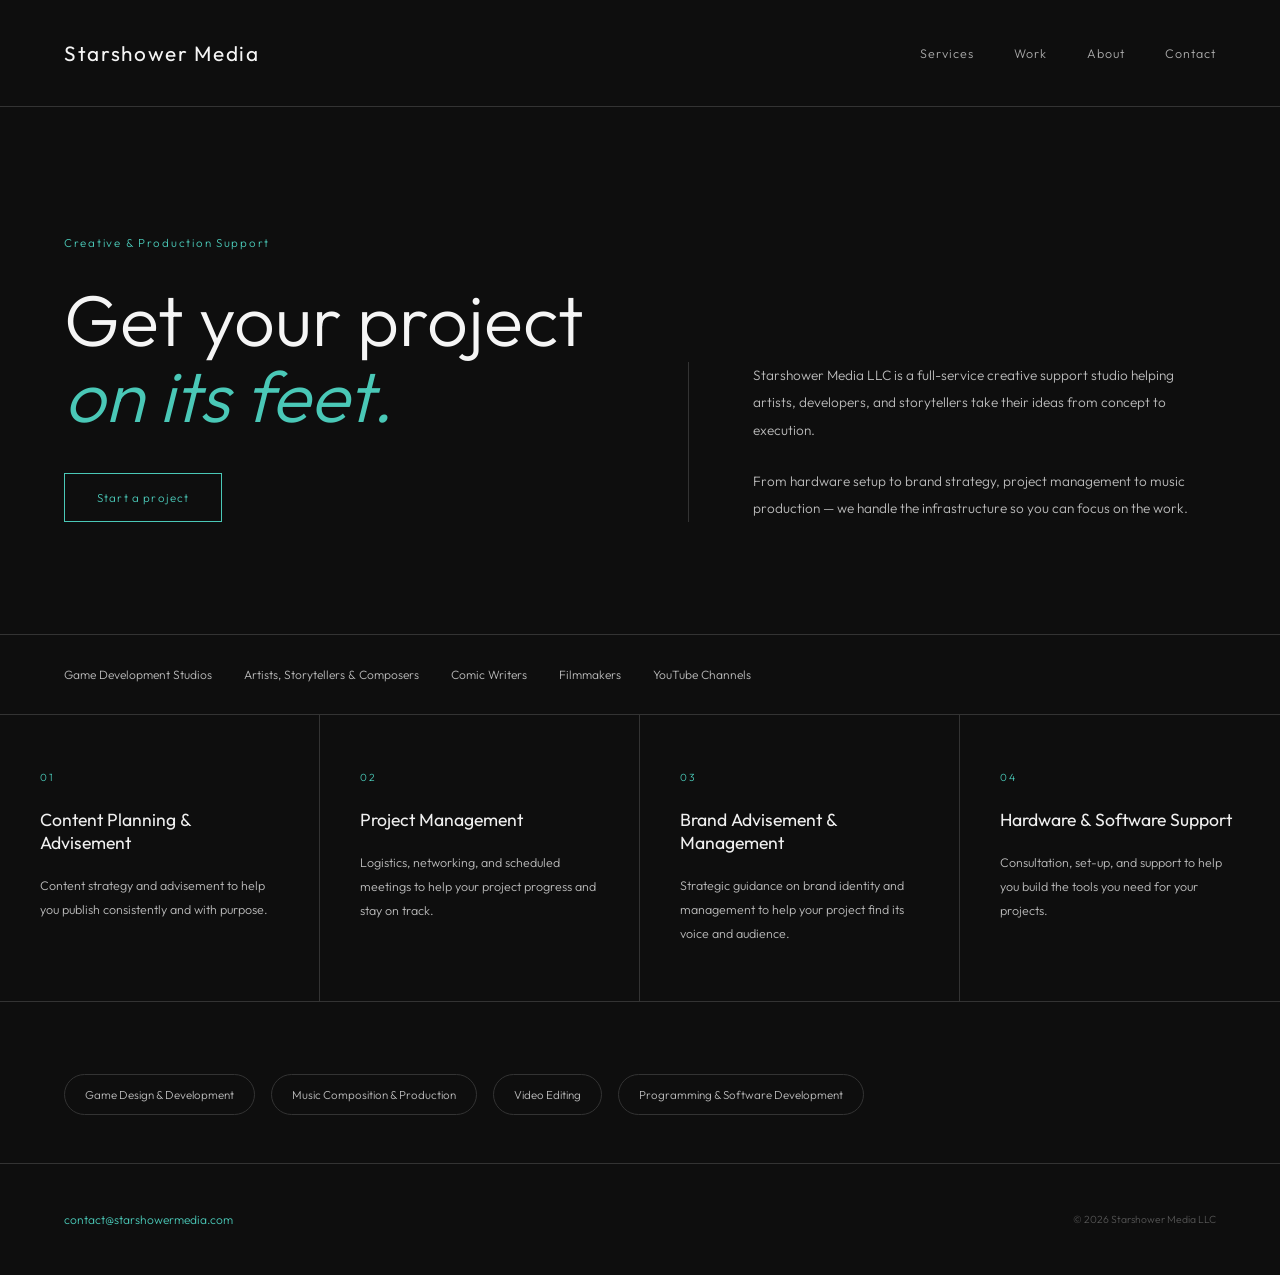
<file: index.html>
<!DOCTYPE html>
<html lang="en">
<head>
  <meta charset="UTF-8">
  <meta name="viewport" content="width=device-width, initial-scale=1.0">
  <title>Starshower Media</title>
  <link rel="preconnect" href="https://fonts.googleapis.com">
  <link href="https://fonts.googleapis.com/css2?family=Outfit:wght@300;400;500&display=swap" rel="stylesheet">
  <link rel="stylesheet" href="css/style.css">
  <link rel="icon" href="/favicon.png" type="image/png">
</head>
<body>

  <nav>
    <div class="logo">Starshower Media</div>
    <div class="nav-links">
      <a href="services.html">Services</a>
      <a href="work.html">Work</a>
      <a href="about.html">About</a>
      <a href="contact.html">Contact</a>
    </div>
  </nav>

  <section class="hero">
    <div class="hero-left">
      <p class="hero-label">Creative & Production Support</p>
      <h1>Get your project<br><em>on its feet.</em></h1>
      <a href="contact.html" class="cta">Start a project</a>
    </div>
    <div class="hero-right">
      <p>Starshower Media LLC is a full-service creative support studio helping artists, developers, and storytellers take their ideas from concept to execution.</p>
      <p>From hardware setup to brand strategy, project management to music production — we handle the infrastructure so you can focus on the work.</p>
    </div>
  </section>

  <div class="clients">
    <div class="clients-list">
      <span>Game Development Studios</span>
      <span>Artists, Storytellers & Composers</span>
      <span>Comic Writers</span>
      <span>Filmmakers</span>
      <span>YouTube Channels</span>
    </div>
  </div>

  <section class="services">
    <div class="service">
      <span class="num">01</span>
      <h2>Content Planning & Advisement</h2>
      <p>Content strategy and advisement to help you publish consistently and with purpose.</p>
    </div>
    <div class="service">
      <span class="num">02</span>
      <h2>Project Management</h2>
      <p>Logistics, networking, and scheduled meetings to help your project progress and stay on track.</p>
    </div>
    <div class="service">
      <span class="num">03</span>
      <h2>Brand Advisement & Management</h2>
      <p>Strategic guidance on brand identity and management to help your project find its voice and audience.</p>
    </div>
    <div class="service">
      <span class="num">04</span>
      <h2>Hardware & Software Support</h2>
      <p>Consultation, set-up, and support to help you build the tools you need for your projects.</p>
    </div>
  </section>

  <div class="additional">
    <div class="additional-list">
      <span class="pill">Game Design & Development</span>
      <span class="pill">Music Composition & Production</span>
      <span class="pill">Video Editing</span>
      <span class="pill">Programming & Software Development</span>
    </div>
  </div>

  <footer>
    <a href="mailto:contact@starshowermedia.com">contact@starshowermedia.com</a>
    <p>© 2026 Starshower Media LLC</p>
  </footer>

</body>
</html>
</file>
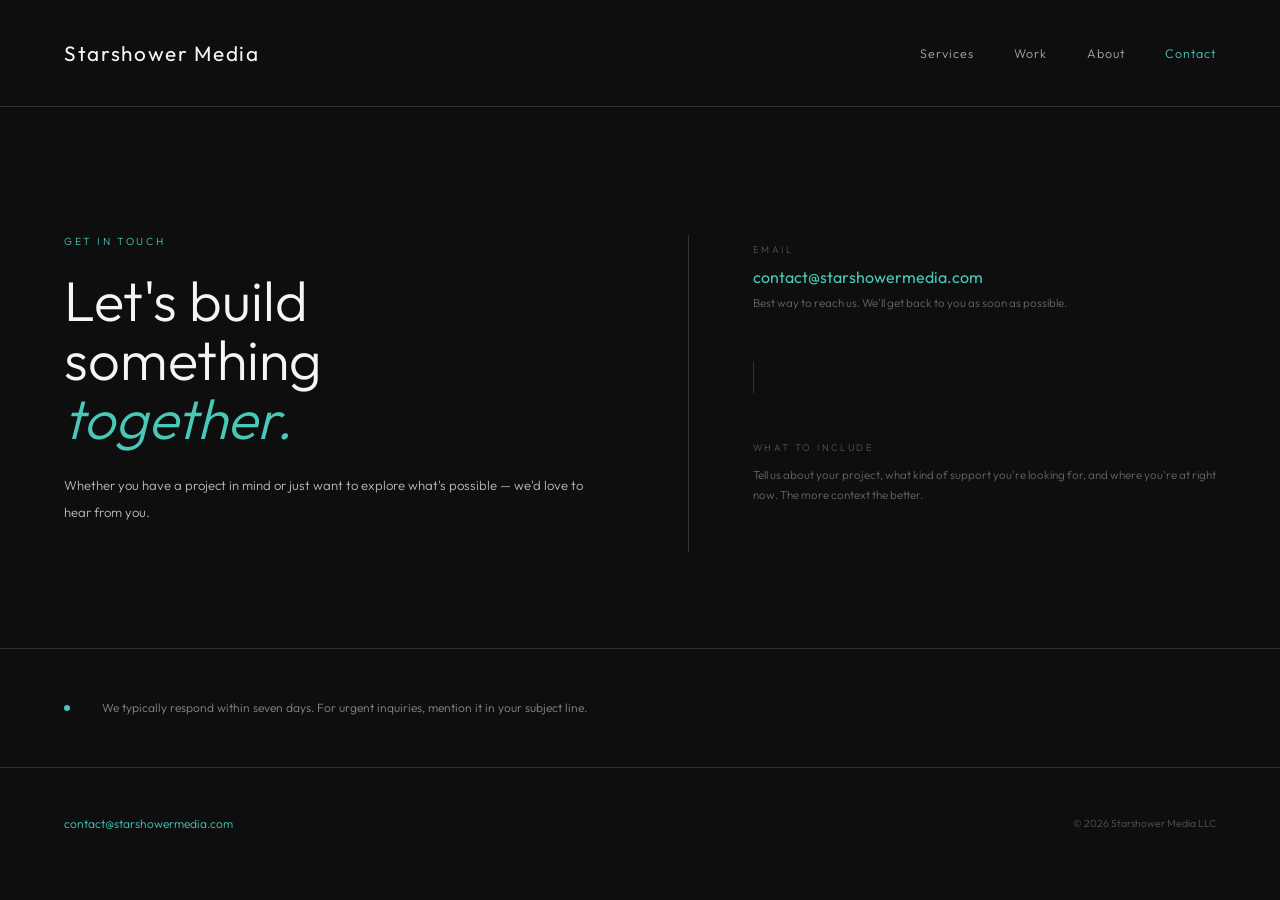
<file: contact.html>
<!DOCTYPE html>
<html lang="en">
<head>
  <meta charset="UTF-8">
  <meta name="viewport" content="width=device-width, initial-scale=1.0">
  <title>Contact — Starshower Media</title>
  <link rel="preconnect" href="https://fonts.googleapis.com">
  <link href="https://fonts.googleapis.com/css2?family=Outfit:wght@300;400;500&display=swap" rel="stylesheet">
  <link rel="stylesheet" href="css/style.css">
  <link rel="icon" href="/favicon.png" type="image/png">
</head>
<body>

  <nav>
    <div class="logo">Starshower Media</div>
    <div class="nav-links">
      <a href="services.html">Services</a>
      <a href="work.html">Work</a>
      <a href="index.html">About</a>
      <a href="contact.html" class="active">Contact</a>
    </div>
  </nav>

  <div class="contact-hero">
    <div class="contact-left">
      <p class="contact-label">Get In Touch</p>
      <h1 class="contact-title">Let's build<br>something<br><em>together.</em></h1>
      <p class="contact-sub">Whether you have a project in mind or just want to explore what's possible — we'd love to hear from you.</p>
    </div>
    <div class="contact-right">
      <div class="contact-block">
        <p class="contact-block-label">Email</p>
        <p class="contact-block-value">contact@starshowermedia.com</p>
        <p class="contact-block-note">Best way to reach us. We'll get back to you as soon as possible.</p>
      </div>
      <div class="contact-divider"></div>
      <div class="contact-block">
        <p class="contact-block-label">What to include</p>
        <p class="contact-block-note">Tell us about your project, what kind of support you're looking for, and where you're at right now. The more context the better.</p>
      </div>
    </div>
  </div>

  <div class="response-strip">
    <div class="response-dot"></div>
    <p class="response-text">We typically respond within seven days. For urgent inquiries, mention it in your subject line.</p>
  </div>

  <footer>
    <a href="mailto:contact@starshowermedia.com">contact@starshowermedia.com</a>
    <p>© 2026 Starshower Media LLC</p>
  </footer>

</body>
</html>
</file>
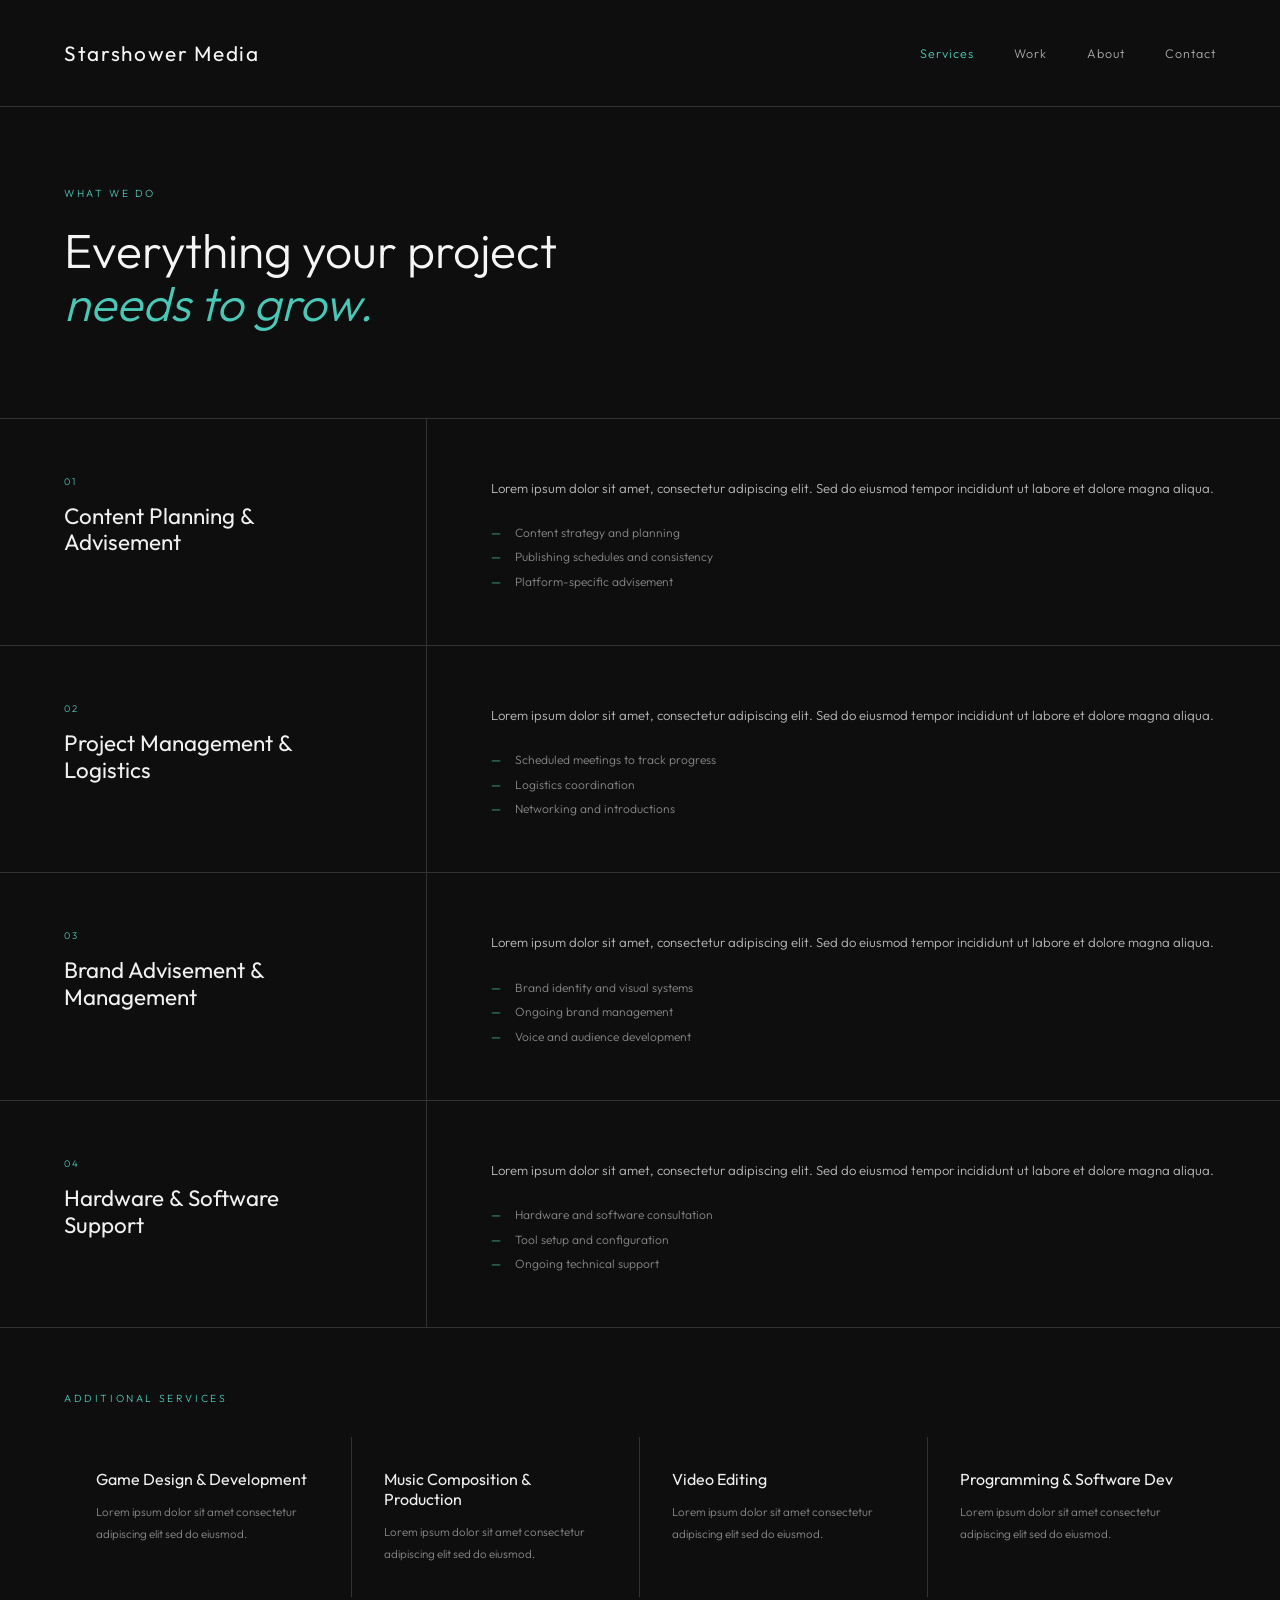
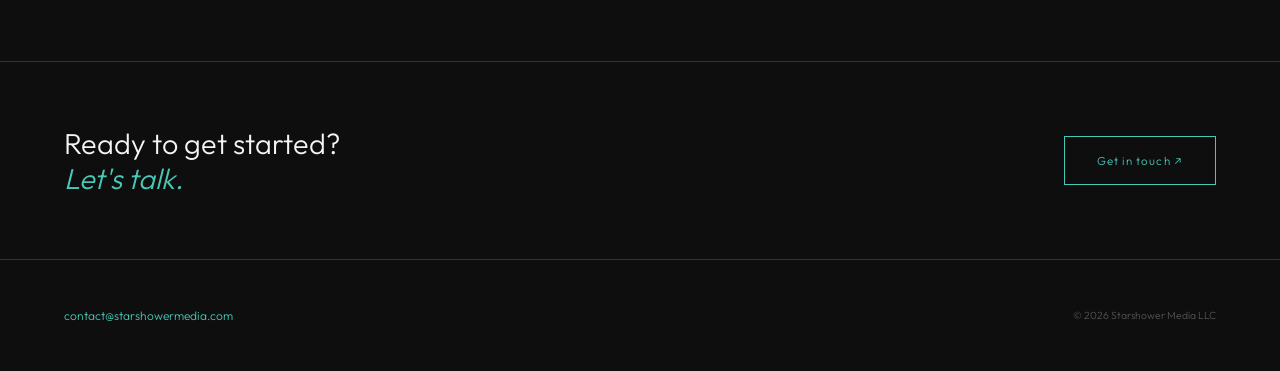
<file: services.html>
<!DOCTYPE html>
<html lang="en">
<head>
  <meta charset="UTF-8">
  <meta name="viewport" content="width=device-width, initial-scale=1.0">
  <title>Services — Starshower Media</title>
  <link rel="preconnect" href="https://fonts.googleapis.com">
  <link href="https://fonts.googleapis.com/css2?family=Outfit:wght@300;400;500&display=swap" rel="stylesheet">
  <link rel="stylesheet" href="css/style.css">
  <link rel="icon" href="/favicon.png" type="image/png">
</head>
<body>

  <nav>
    <div class="logo">Starshower Media</div>
    <div class="nav-links">
      <a href="services.html" class="active">Services</a>
      <a href="work.html">Work</a>
      <a href="index.html">About</a>
      <a href="contact.html">Contact</a>
    </div>
  </nav>

  <div class="page-header">
    <p class="page-label">What We Do</p>
    <h1 class="page-title">Everything your project<br><em>needs to grow.</em></h1>
  </div>

  <div class="main-services">
    <div class="svc-row">
      <div class="svc-left">
        <span class="svc-num">01</span>
        <h2 class="svc-name">Content Planning & Advisement</h2>
      </div>
      <div class="svc-right">
        <p class="svc-desc">Lorem ipsum dolor sit amet, consectetur adipiscing elit. Sed do eiusmod tempor incididunt ut labore et dolore magna aliqua.</p>
        <ul class="svc-bullets">
          <li>Content strategy and planning</li>
          <li>Publishing schedules and consistency</li>
          <li>Platform-specific advisement</li>
        </ul>
      </div>
    </div>
    <div class="svc-row">
      <div class="svc-left">
        <span class="svc-num">02</span>
        <h2 class="svc-name">Project Management & Logistics</h2>
      </div>
      <div class="svc-right">
        <p class="svc-desc">Lorem ipsum dolor sit amet, consectetur adipiscing elit. Sed do eiusmod tempor incididunt ut labore et dolore magna aliqua.</p>
        <ul class="svc-bullets">
          <li>Scheduled meetings to track progress</li>
          <li>Logistics coordination</li>
          <li>Networking and introductions</li>
        </ul>
      </div>
    </div>
    <div class="svc-row">
      <div class="svc-left">
        <span class="svc-num">03</span>
        <h2 class="svc-name">Brand Advisement & Management</h2>
      </div>
      <div class="svc-right">
        <p class="svc-desc">Lorem ipsum dolor sit amet, consectetur adipiscing elit. Sed do eiusmod tempor incididunt ut labore et dolore magna aliqua.</p>
        <ul class="svc-bullets">
          <li>Brand identity and visual systems</li>
          <li>Ongoing brand management</li>
          <li>Voice and audience development</li>
        </ul>
      </div>
    </div>
    <div class="svc-row">
      <div class="svc-left">
        <span class="svc-num">04</span>
        <h2 class="svc-name">Hardware & Software Support</h2>
      </div>
      <div class="svc-right">
        <p class="svc-desc">Lorem ipsum dolor sit amet, consectetur adipiscing elit. Sed do eiusmod tempor incididunt ut labore et dolore magna aliqua.</p>
        <ul class="svc-bullets">
          <li>Hardware and software consultation</li>
          <li>Tool setup and configuration</li>
          <li>Ongoing technical support</li>
        </ul>
      </div>
    </div>
  </div>

  <div class="additional-section">
    <p class="additional-title">Additional Services</p>
    <div class="additional-grid">
      <div class="add-item">
        <h3 class="add-name">Game Design & Development</h3>
        <p class="add-desc">Lorem ipsum dolor sit amet consectetur adipiscing elit sed do eiusmod.</p>
      </div>
      <div class="add-item">
        <h3 class="add-name">Music Composition & Production</h3>
        <p class="add-desc">Lorem ipsum dolor sit amet consectetur adipiscing elit sed do eiusmod.</p>
      </div>
      <div class="add-item">
        <h3 class="add-name">Video Editing</h3>
        <p class="add-desc">Lorem ipsum dolor sit amet consectetur adipiscing elit sed do eiusmod.</p>
      </div>
      <div class="add-item">
        <h3 class="add-name">Programming & Software Dev</h3>
        <p class="add-desc">Lorem ipsum dolor sit amet consectetur adipiscing elit sed do eiusmod.</p>
      </div>
    </div>
  </div>

  <div class="cta-strip">
    <h2 class="cta-text">Ready to get started?<br><em>Let's talk.</em></h2>
    <a href="contact.html" class="cta-btn">Get in touch ↗</a>
  </div>

  <footer>
    <a href="mailto:contact@starshowermedia.com">contact@starshowermedia.com</a>
    <p>© 2026 Starshower Media LLC</p>
  </footer>

</body>
</html>
</file>
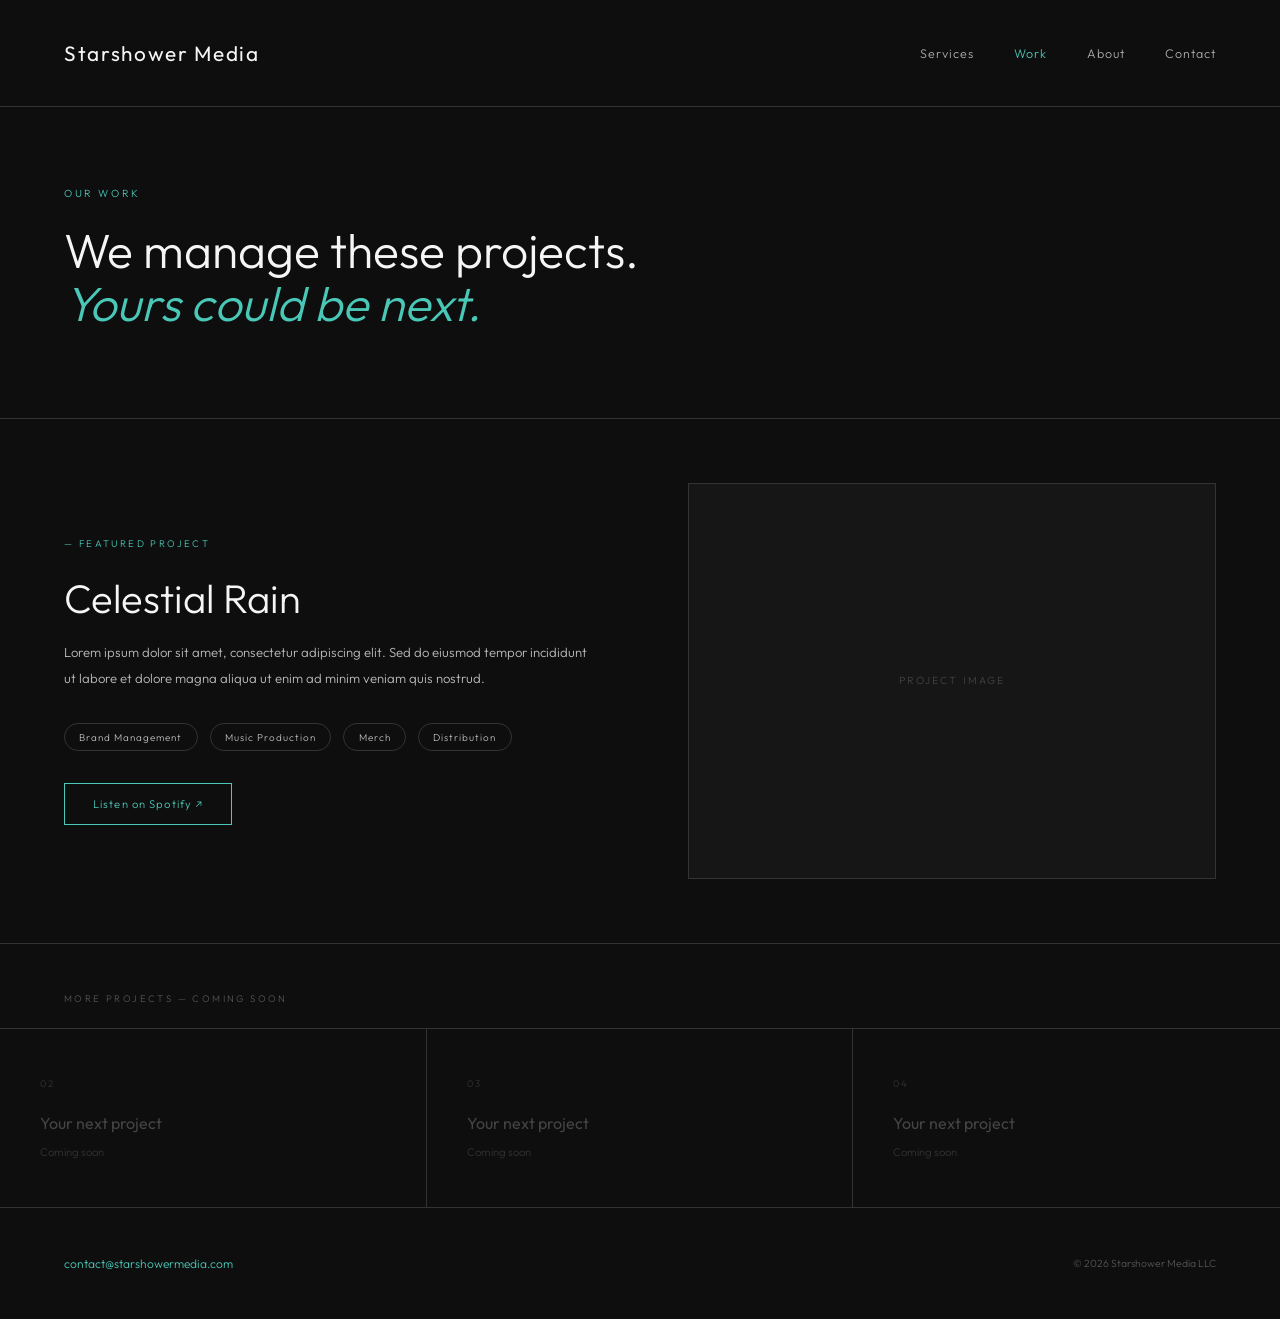
<file: work.html>
<!DOCTYPE html>
<html lang="en">
<head>
  <meta charset="UTF-8">
  <meta name="viewport" content="width=device-width, initial-scale=1.0">
  <title>Work — Starshower Media</title>
  <link rel="preconnect" href="https://fonts.googleapis.com">
  <link href="https://fonts.googleapis.com/css2?family=Outfit:wght@300;400;500&display=swap" rel="stylesheet">
  <link rel="stylesheet" href="css/style.css">
  <link rel="icon" href="/favicon.png" type="image/png">
</head>
<body>

  <nav>
    <div class="logo">Starshower Media</div>
    <div class="nav-links">
      <a href="services.html">Services</a>
      <a href="work.html" class="active">Work</a>
      <a href="index.html">About</a>
      <a href="contact.html">Contact</a>
    </div>
  </nav>

  <div class="page-header">
    <p class="page-label">Our Work</p>
    <h1 class="page-title">We manage these projects.<br><em>Yours could be next.</em></h1>
  </div>

  <div class="featured">
    <div class="featured-left">
      <p class="featured-label">— Featured Project</p>
      <h2 class="featured-title">Celestial Rain</h2>
      <p class="featured-desc">Lorem ipsum dolor sit amet, consectetur adipiscing elit. Sed do eiusmod tempor incididunt ut labore et dolore magna aliqua ut enim ad minim veniam quis nostrud.</p>
      <div class="tags">
        <span class="tag">Brand Management</span>
        <span class="tag">Music Production</span>
        <span class="tag">Merch</span>
        <span class="tag">Distribution</span>
      </div>
      <a href="https://open.spotify.com/artist/57XDOf61sow99eoFgYi1B4" target="_blank" class="project-link">Listen on Spotify ↗</a>
    </div>
    <div class="featured-visual">
      <span>Project Image</span>
    </div>
  </div>

  <p class="more-label">More Projects — Coming Soon</p>
  <div class="placeholder-grid">
    <div class="placeholder-card">
      <span class="card-num">02</span>
      <p class="card-title">Your next project</p>
      <p class="card-sub">Coming soon</p>
    </div>
    <div class="placeholder-card">
      <span class="card-num">03</span>
      <p class="card-title">Your next project</p>
      <p class="card-sub">Coming soon</p>
    </div>
    <div class="placeholder-card">
      <span class="card-num">04</span>
      <p class="card-title">Your next project</p>
      <p class="card-sub">Coming soon</p>
    </div>
  </div>

  <footer>
    <a href="mailto:contact@starshowermedia.com">contact@starshowermedia.com</a>
    <p>© 2026 Starshower Media LLC</p>
  </footer>

</body>
</html>
</file>
<file: css/style.css>
@import url('https://fonts.googleapis.com/css2?family=Outfit:wght@300;400;500&display=swap');

:root {
  --bg: #0e0e0e;
  --ink: #e8e8e8;
  --ink-muted: #bbb;
  --ink-dim: #aaa;
  --border: #333;
  --accent: #4AC8B7;
  --font: 'Outfit', sans-serif;
}

* {
  margin: 0;
  padding: 0;
  box-sizing: border-box;
}

body {
  background: var(--bg);
  color: var(--ink);
  font-family: var(--font);
  font-weight: 300;
}

a {
  text-decoration: none;
  color: inherit;
}

/* --- NAV --- */
nav {
  display: flex;
  justify-content: space-between;
  align-items: center;
  padding: 2.5rem 4rem;
  border-bottom: 0.5px solid var(--border);
}

.logo {
  font-size: 1.3rem;
  font-weight: 400;
  letter-spacing: 0.08em;
  color: #f5f5f5;
}

.nav-links {
  display: flex;
  gap: 2.5rem;
  font-size: 0.78rem;
  letter-spacing: 0.08em;
  color: var(--ink-dim);
}

.nav-links a {
  color: var(--ink-dim);
}

.nav-links a:hover {
  color: var(--accent);
}

.nav-links a.active {
  color: var(--accent);
}

/* --- HERO --- */
.hero {
  padding: 8rem 4rem 7rem;
  display: grid;
  grid-template-columns: 1fr 1fr;
  gap: 6rem;
  align-items: end;
  border-bottom: 0.5px solid var(--border);
}

.hero-label {
  font-size: 0.72rem;
  letter-spacing: 0.15em;
  color: var(--accent);
  margin-bottom: 2rem;
}

h1 {
  font-size: 4.5rem;
  font-weight: 300;
  line-height: 1.05;
  color: #f5f5f5;
  margin-bottom: 2.5rem;
}

h1 em {
  font-style: italic;
  color: var(--accent);
}

.cta {
  display: inline-block;
  font-size: 0.72rem;
  letter-spacing: 0.1em;
  border: 0.5px solid var(--accent);
  color: var(--accent);
  padding: 1rem 2rem;
}

.cta:hover {
  background: var(--accent);
  color: var(--bg);
}

.hero-right {
  font-size: 0.85rem;
  line-height: 2;
  color: var(--ink-muted);
  border-left: 0.5px solid var(--border);
  padding-left: 4rem;
}

.hero-right p + p {
  margin-top: 1.5rem;
}

/* --- CLIENTS --- */
.clients {
  padding: 2rem 4rem;
  border-bottom: 0.5px solid var(--border);
}

.clients-list {
  display: flex;
  gap: 2rem;
  font-size: 0.75rem;
  color: var(--ink-muted);
  flex-wrap: wrap;
}

/* --- SERVICES (homepage) --- */
.services {
  display: grid;
  grid-template-columns: repeat(4, minmax(0, 1fr));
  border-bottom: 0.5px solid var(--border);
}

.service {
  padding: 3.5rem 2.5rem;
  border-right: 0.5px solid var(--border);
}

.service:last-child {
  border-right: none;
}

.num {
  display: block;
  font-size: 0.65rem;
  color: var(--accent);
  letter-spacing: 0.2em;
  margin-bottom: 1.5rem;
}

.service h2 {
  font-size: 1.1rem;
  font-weight: 400;
  color: #f0f0f0;
  margin-bottom: 1.25rem;
}

.service p {
  font-size: 0.78rem;
  color: var(--ink-muted);
  line-height: 1.9;
}

/* --- ADDITIONAL --- */
.additional {
  padding: 3rem 4rem;
  border-bottom: 0.5px solid var(--border);
}

.additional-list {
  display: flex;
  gap: 1rem;
  flex-wrap: wrap;
  margin-top: 1.5rem;
}

.pill {
  font-size: 0.72rem;
  border: 0.5px solid var(--border);
  color: var(--ink-muted);
  padding: 0.75rem 1.25rem;
  border-radius: 2rem;
}

/* --- PAGE HEADER --- */
.page-header {
  padding: 5rem 4rem 3rem;
  border-bottom: 0.5px solid var(--border);
}

.page-label {
  font-size: 0.65rem;
  letter-spacing: 0.25em;
  color: var(--accent);
  margin-bottom: 1.5rem;
  text-transform: uppercase;
}

.page-title {
  font-size: 3rem;
  font-weight: 300;
  color: #f5f5f5;
  line-height: 1.1;
}

.page-title em {
  font-style: italic;
  color: var(--accent);
}

/* --- FEATURED PROJECT --- */
.featured {
  padding: 4rem;
  border-bottom: 0.5px solid var(--border);
  display: grid;
  grid-template-columns: 1fr 1fr;
  gap: 6rem;
  align-items: center;
}

.featured-label {
  font-size: 0.6rem;
  letter-spacing: 0.25em;
  color: var(--accent);
  text-transform: uppercase;
  margin-bottom: 1.5rem;
}

.featured-title {
  font-size: 2.5rem;
  font-weight: 300;
  color: #f5f5f5;
  margin-bottom: 1rem;
}

.featured-desc {
  font-size: 0.82rem;
  color: var(--ink-muted);
  line-height: 2;
  margin-bottom: 2rem;
}

.tags {
  display: flex;
  gap: 0.75rem;
  flex-wrap: wrap;
  margin-bottom: 2rem;
}

.tag {
  font-size: 0.62rem;
  letter-spacing: 0.1em;
  border: 0.5px solid var(--border);
  color: var(--ink-muted);
  padding: 0.4rem 0.9rem;
  border-radius: 2rem;
}

.project-link {
  display: inline-block;
  font-size: 0.7rem;
  letter-spacing: 0.1em;
  border: 0.5px solid var(--accent);
  color: var(--accent);
  padding: 0.8rem 1.75rem;
}

.project-link:hover {
  background: var(--accent);
  color: var(--bg);
}

.featured-visual {
  background: #161616;
  border: 0.5px solid var(--border);
  aspect-ratio: 4/3;
  display: flex;
  align-items: center;
  justify-content: center;
}

.featured-visual span {
  font-size: 0.65rem;
  letter-spacing: 0.2em;
  color: #444;
  text-transform: uppercase;
}

/* --- PLACEHOLDER GRID --- */
.more-label {
  padding: 3rem 4rem 1.5rem;
  font-size: 0.6rem;
  letter-spacing: 0.25em;
  color: #555;
  text-transform: uppercase;
}

.placeholder-grid {
  display: grid;
  grid-template-columns: repeat(3, minmax(0, 1fr));
  border-top: 0.5px solid var(--border);
}

.placeholder-card {
  padding: 3rem 2.5rem;
  border-right: 0.5px solid var(--border);
  border-bottom: 0.5px solid var(--border);
}

.placeholder-card:nth-child(3n) {
  border-right: none;
}

.card-num {
  font-size: 0.6rem;
  color: #333;
  letter-spacing: 0.2em;
  margin-bottom: 1.5rem;
  display: block;
}

.card-title {
  font-size: 1rem;
  font-weight: 400;
  color: #444;
  margin-bottom: 0.75rem;
}

.card-sub {
  font-size: 0.7rem;
  color: #333;
}

/* --- SERVICES PAGE --- */
.main-services {
  border-bottom: 0.5px solid var(--border);
}

.svc-row {
  display: grid;
  grid-template-columns: 1fr 2fr;
  border-bottom: 0.5px solid var(--border);
}

.svc-row:last-child {
  border-bottom: none;
}

.svc-left {
  padding: 3.5rem 4rem;
  border-right: 0.5px solid var(--border);
}

.svc-num {
  font-size: 0.6rem;
  color: var(--accent);
  letter-spacing: 0.2em;
  margin-bottom: 1rem;
  display: block;
}

.svc-name {
  font-size: 1.4rem;
  font-weight: 400;
  color: #f0f0f0;
  line-height: 1.2;
}

.svc-right {
  padding: 3.5rem 4rem;
}

.svc-desc {
  font-size: 0.82rem;
  color: var(--ink-muted);
  line-height: 2;
  margin-bottom: 1.5rem;
}

.svc-bullets {
  list-style: none;
  display: flex;
  flex-direction: column;
  gap: 0.6rem;
}

.svc-bullets li {
  font-size: 0.75rem;
  color: #888;
  padding-left: 1.5rem;
  position: relative;
}

.svc-bullets li::before {
  content: '—';
  position: absolute;
  left: 0;
  color: var(--accent);
}

/* --- ADDITIONAL SERVICES --- */
.additional-section {
  padding: 4rem;
  border-bottom: 0.5px solid var(--border);
}

.additional-title {
  font-size: 0.65rem;
  letter-spacing: 0.25em;
  color: var(--accent);
  text-transform: uppercase;
  margin-bottom: 2rem;
}

.additional-grid {
  display: grid;
  grid-template-columns: repeat(4, minmax(0, 1fr));
  gap: 0;
}

.add-item {
  padding: 2rem;
  border-right: 0.5px solid var(--border);
}

.add-item:last-child {
  border-right: none;
}

.add-name {
  font-size: 1rem;
  font-weight: 400;
  color: #f0f0f0;
  margin-bottom: 0.75rem;
}

.add-desc {
  font-size: 0.72rem;
  color: #888;
  line-height: 1.9;
}

/* --- CTA STRIP --- */
.cta-strip {
  padding: 4rem;
  display: flex;
  justify-content: space-between;
  align-items: center;
  border-bottom: 0.5px solid var(--border);
}

.cta-text {
  font-size: 1.8rem;
  font-weight: 300;
  color: #f5f5f5;
  line-height: 1.2;
}

.cta-text em {
  font-style: italic;
  color: var(--accent);
}

.cta-btn {
  display: inline-block;
  font-size: 0.72rem;
  letter-spacing: 0.1em;
  border: 0.5px solid var(--accent);
  color: var(--accent);
  padding: 1rem 2rem;
  white-space: nowrap;
}

.cta-btn:hover {
  background: var(--accent);
  color: var(--bg);
}

/* --- CONTACT PAGE --- */
.contact-hero {
  padding: 8rem 4rem 6rem;
  display: grid;
  grid-template-columns: 1fr 1fr;
  gap: 6rem;
  align-items: start;
  border-bottom: 0.5px solid var(--border);
}

.contact-label {
  font-size: 0.65rem;
  letter-spacing: 0.25em;
  color: var(--accent);
  margin-bottom: 1.5rem;
  text-transform: uppercase;
}

.contact-title {
  font-size: 3.5rem;
  font-weight: 300;
  color: #f5f5f5;
  line-height: 1.05;
  margin-bottom: 1.5rem;
}

.contact-title em {
  font-style: italic;
  color: var(--accent);
}

.contact-sub {
  font-size: 0.82rem;
  color: var(--ink-muted);
  line-height: 2;
}

.contact-right {
  border-left: 0.5px solid var(--border);
  padding-left: 4rem;
  padding-top: 0.5rem;
}

.contact-block {
  margin-bottom: 3rem;
}

.contact-block-label {
  font-size: 0.6rem;
  letter-spacing: 0.25em;
  color: #555;
  text-transform: uppercase;
  margin-bottom: 0.75rem;
}

.contact-block-value {
  font-size: 1rem;
  font-weight: 400;
  color: var(--accent);
}

.contact-block-note {
  font-size: 0.72rem;
  color: #666;
  margin-top: 0.4rem;
  line-height: 1.7;
}

.contact-divider {
  width: 0.5px;
  height: 2rem;
  background: var(--border);
  margin-bottom: 3rem;
}

.response-strip {
  padding: 3rem 4rem;
  border-bottom: 0.5px solid var(--border);
  display: flex;
  align-items: center;
  gap: 2rem;
}

.response-dot {
  width: 6px;
  height: 6px;
  border-radius: 50%;
  background: var(--accent);
  flex-shrink: 0;
}

.response-text {
  font-size: 0.75rem;
  color: #888;
  line-height: 1.8;
}

/* --- FOOTER --- */
footer {
  display: flex;
  justify-content: space-between;
  align-items: center;
  padding: 3rem 4rem;
}

footer a {
  font-size: 0.75rem;
  color: var(--accent);
}

footer p {
  font-size: 0.65rem;
  color: #555;
}
</file>
